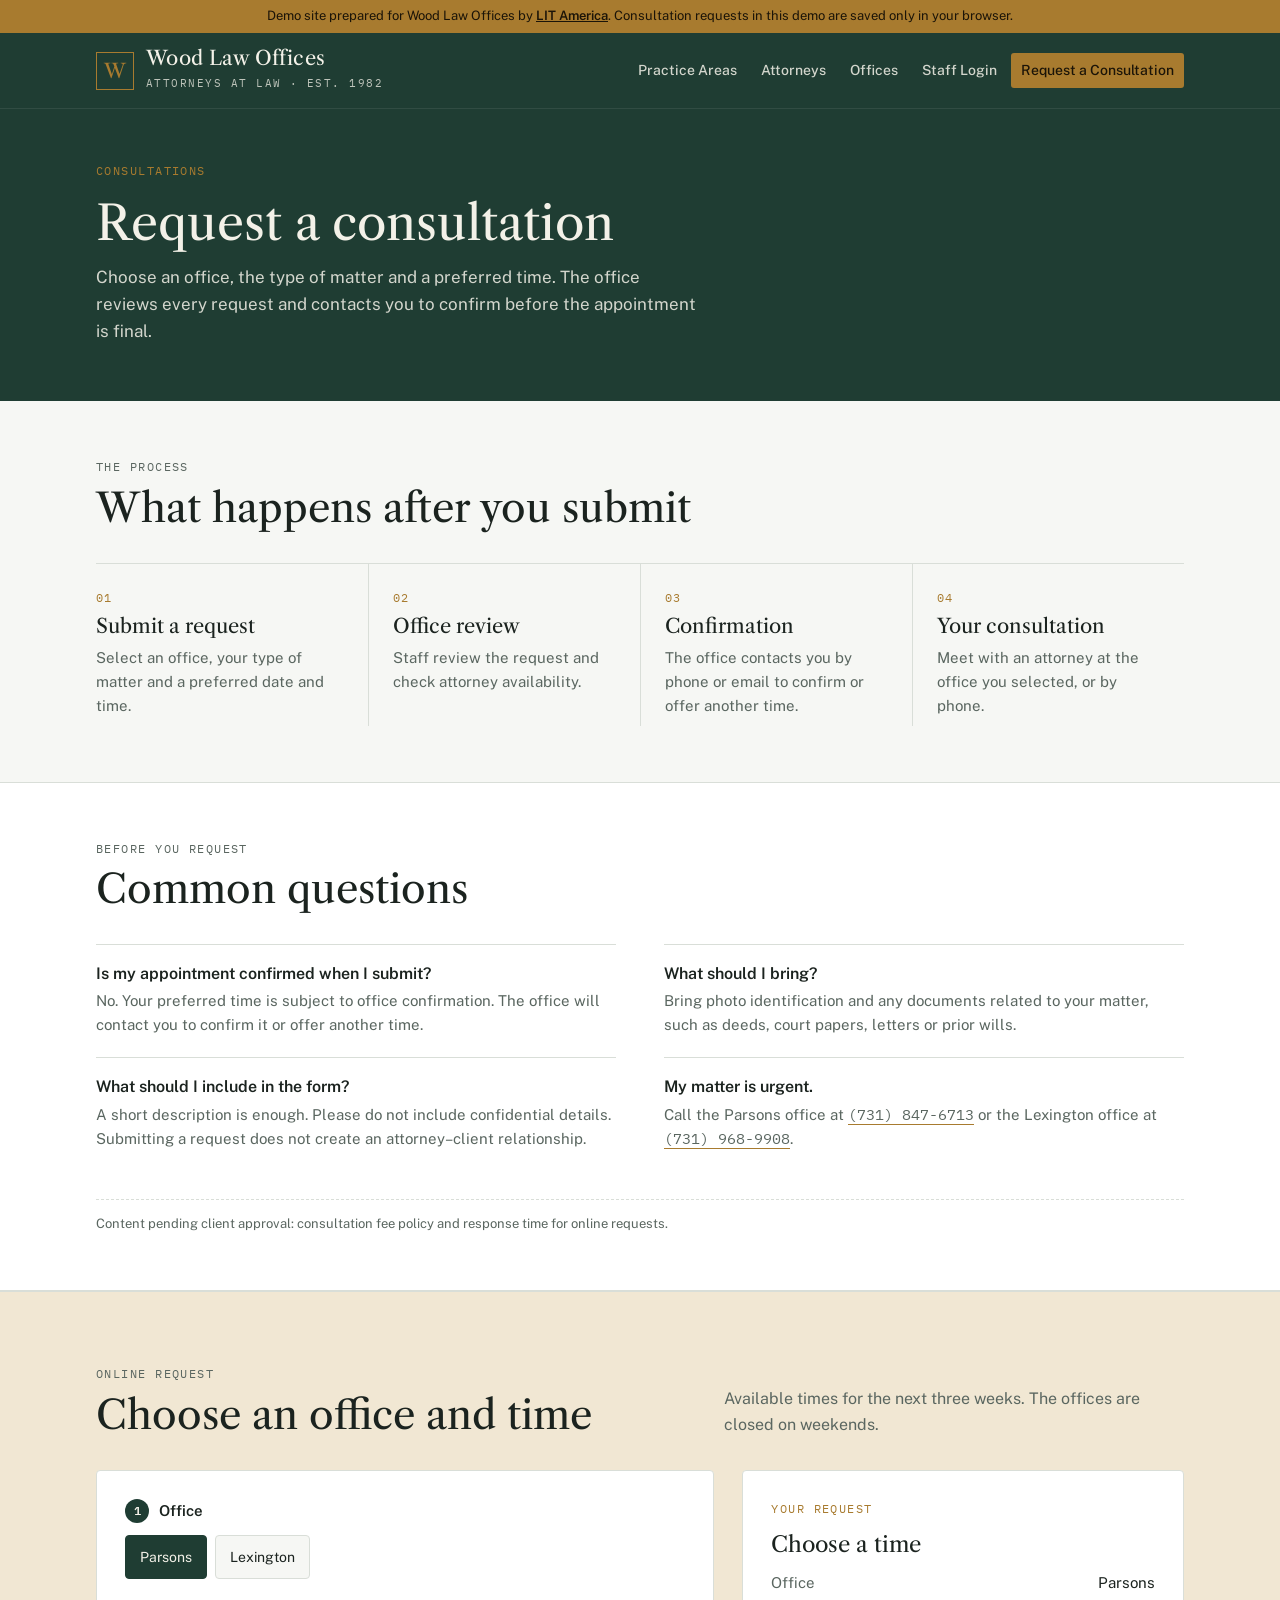
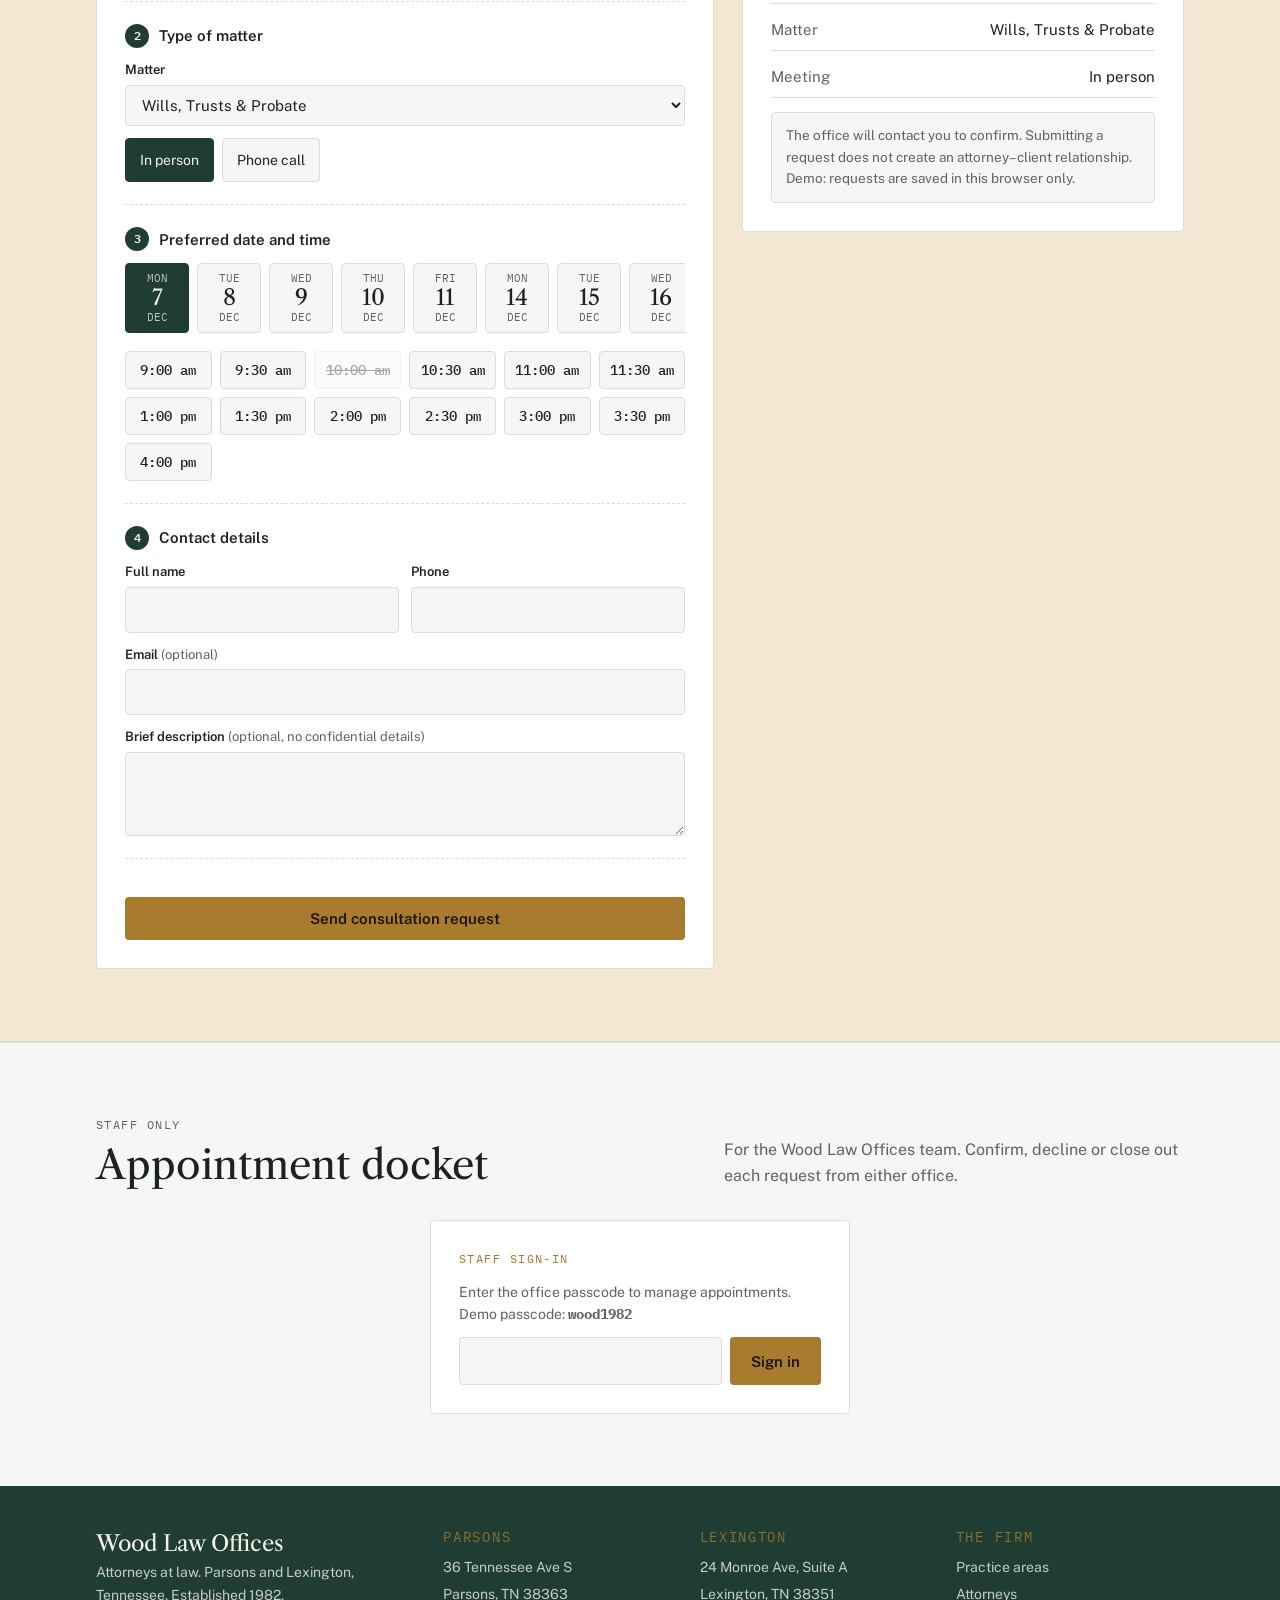
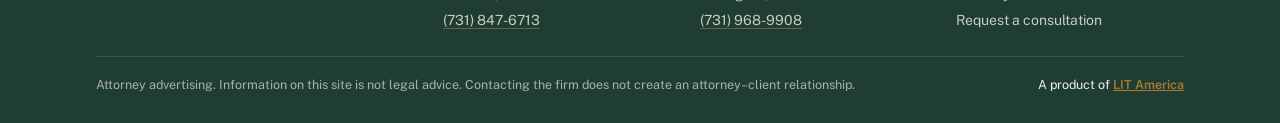
<file: consultation.html>
<!doctype html>
<html lang="en">
<head>
<meta charset="utf-8">
<meta name="viewport" content="width=device-width,initial-scale=1,viewport-fit=cover">
<meta name="description" content="Request a consultation with Wood Law Offices in Parsons or Lexington, Tennessee.">
<title>Request a Consultation · Wood Law Offices</title>
<link rel="preconnect" href="https://fonts.googleapis.com">
<link rel="stylesheet" href="https://fonts.googleapis.com/css2?family=Libre+Caslon+Text:ital,wght@0,400;0,700;1,400&family=Public+Sans:wght@400;500;600;700&family=IBM+Plex+Mono:wght@500&display=swap">
<link rel="stylesheet" href="styles.css">
</head>
<body>
<div class="demo-bar"><div class="wrap">Demo site prepared for Wood Law Offices by <a href="https://www.litamerica.net" target="_blank" rel="noopener">LIT America</a>. Consultation requests in this demo are saved only in your browser.</div></div>

<header class="mast">
  <div class="wrap">
    <a class="logo" href="index.html" aria-label="Wood Law Offices home">
      <span class="mark">W</span>
      <span><b>Wood Law Offices</b><small>Attorneys at Law · Est. 1982</small></span>
    </a>
    <nav class="main" aria-label="Main">
      <a href="index.html#practice">Practice Areas</a>
      <a href="attorneys.html">Attorneys</a>
      <a href="index.html#offices">Offices</a>
      <a href="consultation.html#staff">Staff Login</a>
      <a href="consultation.html" class="cta" aria-current="page">Request a Consultation</a>
    </nav>
  </div>
</header>

<main>
  <section class="page-head">
    <div class="wrap">
      <p class="eyebrow">Consultations</p>
      <h1>Request a consultation</h1>
      <p class="lede">Choose an office, the type of matter and a preferred time. The office reviews every request and contacts you to confirm before the appointment is final.</p>
    </div>
  </section>

  <section class="block tight" id="process">
    <div class="wrap">
      <div class="block-head">
        <div><p class="eyebrow">The Process</p><h2>What happens after you submit</h2></div>
      </div>
      <ol class="process">
        <li><h3>Submit a request</h3><p>Select an office, your type of matter and a preferred date and time.</p></li>
        <li><h3>Office review</h3><p>Staff review the request and check attorney availability.</p></li>
        <li><h3>Confirmation</h3><p>The office contacts you by phone or email to confirm or offer another time.</p></li>
        <li><h3>Your consultation</h3><p>Meet with an attorney at the office you selected, or by phone.</p></li>
      </ol>
    </div>
  </section>

  <section class="block tight alt">
    <div class="wrap">
      <div class="block-head">
        <div><p class="eyebrow">Before You Request</p><h2>Common questions</h2></div>
      </div>
      <div class="faq">
        <div><h3>Is my appointment confirmed when I submit?</h3><p>No. Your preferred time is subject to office confirmation. The office will contact you to confirm it or offer another time.</p></div>
        <div><h3>What should I bring?</h3><p>Bring photo identification and any documents related to your matter, such as deeds, court papers, letters or prior wills.</p></div>
        <div><h3>What should I include in the form?</h3><p>A short description is enough. Please do not include confidential details. Submitting a request does not create an attorney–client relationship.</p></div>
        <div><h3>My matter is urgent.</h3><p>Call the Parsons office at <a class="tel" href="tel:+17318476713">(731) 847-6713</a> or the Lexington office at <a class="tel" href="tel:+17319689908">(731) 968-9908</a>.</p></div>
      </div>
      <p class="pending-note">Content pending client approval: consultation fee policy and response time for online requests.</p>
    </div>
  </section>

  <section class="block book" id="book">
    <div class="wrap">
      <div class="block-head">
        <div><p class="eyebrow">Online Request</p><h2>Choose an office and time</h2></div>
        <p>Available times for the next three weeks. The offices are closed on weekends.</p>
      </div>
      <div class="desk">
        <form class="panel" id="bookForm" novalidate>
          <div class="step">
            <h3><i>1</i>Office</h3>
            <div class="seg" id="officeSeg">
              <label><input type="radio" name="office" id="off-par" value="Parsons" checked><span>Parsons</span></label>
              <label><input type="radio" name="office" id="off-lex" value="Lexington"><span>Lexington</span></label>
            </div>
          </div>
          <div class="step">
            <h3><i>2</i>Type of matter</h3>
            <div class="field">
              <label for="matter">Matter</label>
              <select id="matter">
                <option>Wills, Trusts &amp; Probate</option><option>Real Estate</option><option>Family Law</option>
                <option>Criminal Defense</option><option>Social Security Disability</option><option>Business &amp; Municipal</option><option>Other</option>
              </select>
            </div>
            <div class="seg">
              <label><input type="radio" name="mode" id="mode-in" value="In person" checked><span>In person</span></label>
              <label><input type="radio" name="mode" id="mode-ph" value="Phone call"><span>Phone call</span></label>
            </div>
          </div>
          <div class="step">
            <h3><i>3</i>Preferred date and time</h3>
            <div class="days" id="days" role="group" aria-label="Date"></div>
            <div class="times" id="times" role="group" aria-label="Time"></div>
          </div>
          <div class="step">
            <h3><i>4</i>Contact details</h3>
            <div class="grid2">
              <div class="field"><label for="fname">Full name</label><input id="fname" autocomplete="name" required></div>
              <div class="field"><label for="fphone">Phone</label><input id="fphone" type="tel" autocomplete="tel" required></div>
              <div class="field full"><label for="femail">Email <span>(optional)</span></label><input id="femail" type="email" autocomplete="email"></div>
              <div class="field full"><label for="fnotes">Brief description <span>(optional, no confidential details)</span></label><textarea id="fnotes"></textarea></div>
            </div>
          </div>
          <div class="notice" id="formMsg" hidden></div>
          <button class="btn btn-brass" id="submitBtn" type="submit" style="width:100%;margin-top:16px">Send consultation request</button>
        </form>

        <aside class="panel summary" aria-live="polite">
          <p class="eyebrow">Your request</p>
          <h3 id="sumTitle">Choose a time</h3>
          <div class="sumrow"><span>Office</span><span id="sumOffice">Parsons</span></div>
          <div class="sumrow"><span>Matter</span><span id="sumMatter">—</span></div>
          <div class="sumrow"><span>Meeting</span><span id="sumMode">In person</span></div>
          <p class="notice">The office will contact you to confirm. Submitting a request does not create an attorney–client relationship. Demo: requests are saved in this browser only.</p>
          <div id="myWrap" hidden>
            <p class="eyebrow" style="margin-top:6px">Your requests</p>
            <div class="myreq" id="myList"></div>
          </div>
        </aside>
      </div>
    </div>
  </section>

  <section class="block staff" id="staff">
    <div class="wrap">
      <div class="block-head">
        <div><p class="eyebrow">Staff only</p><h2>Appointment docket</h2></div>
        <p id="staffNote">For the Wood Law Offices team. Confirm, decline or close out each request from either office.</p>
      </div>
      <form class="panel gate" id="gate">
        <p class="eyebrow">Staff sign-in</p>
        <p style="color:var(--muted);font-size:14px">Enter the office passcode to manage appointments. Demo passcode: <b class="copyable">wood1982</b></p>
        <div class="row"><input id="pass" type="password" autocomplete="current-password" aria-label="Passcode"><button class="btn btn-brass" type="submit">Sign in</button></div>
        <p class="notice bad" id="gateMsg" hidden>That passcode isn't right. Check it and try again.</p>
      </form>
      <div id="docketWrap" hidden>
        <div class="filters" style="justify-content:flex-end"><button class="btn btn-sm btn-ghost" id="resetDemo" type="button">Reset demo data</button><button class="btn btn-sm btn-ghost" id="signOut" type="button">Sign out</button></div>
        <div class="kpis">
          <div class="kpi"><span>Awaiting review</span><b id="kPending">0</b></div>
          <div class="kpi"><span>Confirmed upcoming</span><b id="kConfirmed">0</b></div>
          <div class="kpi"><span>Parsons</span><b id="kPar">0</b></div>
          <div class="kpi"><span>Lexington</span><b id="kLex">0</b></div>
        </div>
        <div class="filters">
          <select id="fOffice" aria-label="Office filter"><option value="">Both offices</option><option>Parsons</option><option>Lexington</option></select>
          <select id="fStatus" aria-label="Status filter"><option value="">All statuses</option><option value="pending">Pending</option><option value="confirmed">Confirmed</option><option value="declined">Declined</option><option value="completed">Completed</option></select>
        </div>
        <div class="tablewrap">
          <table>
            <thead><tr><th>When</th><th>Office</th><th>Client</th><th>Matter</th><th>Status</th><th>Actions</th></tr></thead>
            <tbody id="docket"></tbody>
          </table>
        </div>
      </div>
    </div>
  </section>
</main>

<footer>
  <div class="wrap">
    <div class="fcols">
      <div><p style="font-family:var(--f-display);font-size:22px;opacity:1">Wood Law Offices</p><p>Attorneys at law. Parsons and Lexington, Tennessee. Established 1982.</p></div>
      <div><p class="eyebrow">Parsons</p><ul><li>36 Tennessee Ave S</li><li>Parsons, TN 38363</li><li><a class="tel" href="tel:+17318476713">(731) 847-6713</a></li></ul></div>
      <div><p class="eyebrow">Lexington</p><ul><li>24 Monroe Ave, Suite A</li><li>Lexington, TN 38351</li><li><a class="tel" href="tel:+17319689908">(731) 968-9908</a></li></ul></div>
      <div><p class="eyebrow">The Firm</p><ul><li><a href="index.html#practice">Practice areas</a></li><li><a href="attorneys.html">Attorneys</a></li><li><a href="consultation.html">Request a consultation</a></li></ul></div>
    </div>
    <div class="legal">
      <span>Attorney advertising. Information on this site is not legal advice. Contacting the firm does not create an attorney–client relationship.</span>
      <span>A product of <a href="https://www.litamerica.net" target="_blank" rel="noopener">LIT America</a></span>
    </div>
  </div>
</footer>
<script src="site.js"></script>
</body>
</html>
</file>
<file: styles.css>
/* Wood Law Offices — shared styles
   Layout: sticky masthead · photo hero · office strip · short sections · footer.
   Palette: deep green + brass, restrained. */
:root{
  --bg:#f6f7f4; --surface:#ffffff; --ink:#1b231f; --muted:#5a6660; --line:#d9ded8;
  --brand:#1f3d33; --brand-ink:#f3f1e8; --brass:#a87b2f; --brass-soft:#f1e7d3;
  --ok:#2f7a4f; --ok-soft:#e1f0e6; --warn:#a46a10; --warn-soft:#f7ecd6; --bad:#a23b32; --bad-soft:#f6e0dd;
  --f-display:"Libre Caslon Text", Georgia, "Times New Roman", serif;
  --f-body:"Public Sans", system-ui, -apple-system, "Segoe UI", sans-serif;
  --f-mono:"IBM Plex Mono", ui-monospace, Menlo, monospace;
}
@media (prefers-color-scheme: dark){:root:not([data-theme="light"]){
  --bg:#111714; --surface:#18201c; --ink:#e7ebe6; --muted:#9aa7a0; --line:#2c3732;
  --brand:#16302a; --brand-ink:#efeadb; --brass:#d3a656; --brass-soft:#2e2717;
  --ok:#6fc392; --ok-soft:#173225; --warn:#e2ac52; --warn-soft:#33270f; --bad:#e78a80; --bad-soft:#3a1d1a; color-scheme:dark}}
:root[data-theme="dark"]{
  --bg:#111714; --surface:#18201c; --ink:#e7ebe6; --muted:#9aa7a0; --line:#2c3732;
  --brand:#16302a; --brand-ink:#efeadb; --brass:#d3a656; --brass-soft:#2e2717;
  --ok:#6fc392; --ok-soft:#173225; --warn:#e2ac52; --warn-soft:#33270f; --bad:#e78a80; --bad-soft:#3a1d1a; color-scheme:dark}

*{box-sizing:border-box}
html{scroll-behavior:smooth;scroll-padding-top:90px}
body{margin:0;background:var(--bg);color:var(--ink);font-family:var(--f-body);font-size:16px;line-height:1.6;-webkit-text-size-adjust:100%}
body::before{content:"";position:fixed;inset:0 0 auto;height:env(safe-area-inset-top,0px);z-index:10;background:var(--brand)}
h1,h2,h3{font-family:var(--f-display);font-weight:400;line-height:1.15;text-wrap:balance;margin:0}
p{margin:0}
a{color:inherit}
img{max-width:100%}
[hidden]{display:none!important}
:focus-visible{outline:2px solid var(--brass);outline-offset:2px}
.wrap{max-width:1120px;margin:0 auto;padding-left:max(16px,env(safe-area-inset-left,0px));padding-right:max(16px,env(safe-area-inset-right,0px))}
.eyebrow{font-family:var(--f-mono);font-size:12px;letter-spacing:.12em;text-transform:uppercase;color:var(--brass)}
.btn{display:inline-flex;align-items:center;justify-content:center;gap:8px;font:600 15px var(--f-body);padding:12px 20px;border-radius:4px;border:1px solid transparent;cursor:pointer;text-decoration:none}
.btn-brass{background:var(--brass);color:#1b1408}
.btn-ghost{background:transparent;border-color:currentColor;color:inherit}
.btn-sm{padding:6px 12px;font-size:13px}
.btn:disabled{opacity:.5;cursor:not-allowed}
.textlink{font-weight:600;color:var(--brand);text-decoration:none;border-bottom:1px solid var(--brass)}
@media (prefers-color-scheme: dark){:root:not([data-theme="light"]) .textlink{color:var(--brass)}}
:root[data-theme="dark"] .textlink{color:var(--brass)}

/* demo label */
.demo-bar{background:var(--brass);color:#1b1408;font-size:13px;text-align:center;padding-block:6px}
.demo-bar a{font-weight:600}

/* masthead */
header.mast{position:sticky;top:env(safe-area-inset-top,0px);z-index:9;background:var(--brand);color:var(--brand-ink);border-bottom:1px solid rgba(255,255,255,.08)}
.mast .wrap{display:flex;align-items:center;justify-content:space-between;gap:16px;padding-block:14px;flex-wrap:wrap}
.logo{display:flex;align-items:center;gap:12px;text-decoration:none}
.logo .mark{width:38px;height:38px;border:1.5px solid var(--brass);display:grid;place-items:center;font-family:var(--f-display);font-size:20px;color:var(--brass)}
.logo b{font-family:var(--f-display);font-weight:400;font-size:20px;letter-spacing:.02em;display:block;line-height:1.1}
.logo small{font-family:var(--f-mono);font-size:10.5px;letter-spacing:.14em;text-transform:uppercase;opacity:.75}
nav.main{display:flex;gap:4px;flex-wrap:wrap}
nav.main a{text-decoration:none;font-size:14px;font-weight:500;padding:6px 10px;border-radius:3px;opacity:.85}
nav.main a:hover,nav.main a[aria-current="page"]{opacity:1;background:rgba(255,255,255,.08)}
nav.main a.cta{background:var(--brass);color:#1b1408;opacity:1}

/* hero */
.hero{background:var(--brand);color:var(--brand-ink)}
.hero .wrap{display:grid;grid-template-columns:1.1fr .9fr;gap:56px;padding-block:64px 72px;align-items:center}
.hero h1{font-size:clamp(34px,4.6vw,54px)}
.hero .since-line{margin-top:18px;font-family:var(--f-mono);font-size:13px;letter-spacing:.12em;text-transform:uppercase;color:var(--brass)}
.hero .lede{margin-top:18px;max-width:54ch;opacity:.85;font-size:17px}
.hero .actions{display:flex;gap:12px;margin-top:30px;flex-wrap:wrap}
.hero-photo{position:relative;margin:0;aspect-ratio:4/5;max-height:540px;width:100%;max-width:100%;justify-self:end;border:1px solid rgba(255,255,255,.14);border-radius:2px;overflow:hidden;
  background:repeating-linear-gradient(180deg,rgba(255,255,255,.035) 0 1px,transparent 1px 28px),rgba(0,0,0,.14)}
.hero-photo img{position:absolute;inset:0;width:100%;height:100%;object-fit:cover}
.hero-photo .seal{position:absolute;inset:18px;border:1px solid rgba(211,166,86,.45);display:grid;place-content:center;justify-items:center;gap:14px;text-align:center}
.hero-photo .seal b{width:96px;height:96px;border:1.5px solid var(--brass);display:grid;place-items:center;font-family:var(--f-display);font-weight:400;font-size:54px;color:var(--brass)}
.hero-photo .seal span{font-family:var(--f-mono);font-size:11px;letter-spacing:.16em;text-transform:uppercase;opacity:.7}
.hero-photo figcaption{position:absolute;left:0;right:0;bottom:0;padding:10px 14px;font-size:12.5px;background:linear-gradient(transparent,rgba(0,0,0,.55));color:#f3f1e8}

/* page header (inner pages) */
.page-head{background:var(--brand);color:var(--brand-ink)}
.page-head .wrap{padding-block:52px 56px;display:grid;gap:14px}
.page-head h1{font-size:clamp(32px,4.2vw,48px)}
.page-head p.lede{max-width:60ch;opacity:.85;font-size:17px}

/* office strip */
.strip{background:var(--surface);border-bottom:1px solid var(--line)}
.strip .wrap{display:grid;grid-template-columns:repeat(3,1fr)}
.strip .cell{padding-block:20px;padding-inline:0 20px;display:grid;gap:2px;font-size:15px}
.strip .cell + .cell{border-left:1px solid var(--line);padding-left:24px}
.strip .cell b{font-weight:600}
.strip .phone{font-family:var(--f-mono);color:var(--muted)}

section.block{padding-block:72px}
section.block.tight{padding-block:56px}
.alt{background:var(--surface);border-block:1px solid var(--line)}
.block-head{display:flex;justify-content:space-between;align-items:end;gap:24px;flex-wrap:wrap;margin-bottom:32px}
.block-head h2{font-size:clamp(28px,3.4vw,40px);margin-top:8px}
.block-head p{max-width:46ch;color:var(--muted)}

/* intro */
.intro{display:grid;grid-template-columns:1fr 1.2fr;gap:56px;align-items:start}
.intro h2{font-size:clamp(28px,3.4vw,40px);margin-top:8px}
.intro .copy{display:grid;gap:16px;color:var(--muted);font-size:17px;max-width:62ch}
.facts{display:flex;gap:32px;flex-wrap:wrap;margin-top:8px}
.facts div{border-top:2px solid var(--brass);padding-top:10px;min-width:120px}
.facts b{display:block;font-family:var(--f-display);font-weight:400;font-size:26px;color:var(--ink)}
.facts span{font-size:13px;color:var(--muted)}

/* practice */
.practice{display:grid;grid-template-columns:repeat(3,1fr);border-top:1px solid var(--line);border-left:1px solid var(--line)}
.practice .pcard{display:grid;grid-template-rows:auto 1fr auto;gap:6px;padding:24px 24px 22px;border-right:1px solid var(--line);border-bottom:1px solid var(--line);background:var(--surface);text-decoration:none;transition:background .15s}
.practice .pcard:hover{background:var(--brass-soft)}
.practice .more{margin-top:10px;font-size:14px;font-weight:600;color:var(--brass)}
.practice .pcard:hover .more{text-decoration:underline}
.practice h3{font-size:20px}
.practice p{color:var(--muted);font-size:15px}

/* attorney preview (home) */
.apreview{display:grid;grid-template-columns:1fr 1fr;gap:20px}
.acard{display:grid;grid-template-columns:120px minmax(0,1fr);gap:20px;align-items:center;background:var(--bg);border:1px solid var(--line);border-radius:4px;padding:16px;text-decoration:none}
.acard:hover{border-color:var(--brass)}
.acard b{display:block;font-family:var(--f-display);font-weight:400;font-size:22px}
.acard span{display:block;color:var(--muted);font-size:14px}
.acard em{display:block;margin-top:10px;font-style:normal;font-size:14px;font-weight:600;color:var(--brass)}

/* portrait (shared) */
.portrait{position:relative;aspect-ratio:4/5;width:100%;max-width:100%;border-radius:3px;overflow:hidden;background:var(--brand);color:var(--brass);display:grid;place-items:center;font-family:var(--f-display);font-size:34px}
.portrait img{position:absolute;inset:0;width:100%;height:100%;object-fit:cover}

/* attorney profiles */
.profile{display:grid;grid-template-columns:280px minmax(0,1fr);gap:48px;padding-block:48px;border-bottom:1px solid var(--line)}
.profile:first-child{padding-top:8px}
.profile:last-child{border-bottom:0}
.profile .portrait{font-size:64px}
.profile h2{font-size:clamp(28px,3.2vw,36px)}
.profile .title{color:var(--muted);margin-top:6px}
.profile .bio{display:grid;gap:14px;margin-top:20px;max-width:64ch}
.profile dl{margin:24px 0 0;display:grid;grid-template-columns:auto 1fr;gap:10px 24px;max-width:64ch}
.profile dt{font-family:var(--f-mono);font-size:11px;letter-spacing:.1em;text-transform:uppercase;color:var(--muted);padding-top:4px}
.profile dd{margin:0}


/* offices */
.offices{display:grid;grid-template-columns:1fr 1fr;gap:24px}
.office{background:var(--surface);border:1px solid var(--line);border-radius:4px;overflow:hidden}
.office .top{background:var(--brand);color:var(--brand-ink);padding:22px 24px}
.office .top h3{font-size:26px}
.office dl{margin:0;padding:8px 24px 20px;display:grid;grid-template-columns:auto 1fr;gap:10px 20px}
.office dt{font-family:var(--f-mono);font-size:11px;letter-spacing:.1em;text-transform:uppercase;color:var(--muted);padding-top:4px}
.office dd{margin:0}
.office .mapline{padding:0 24px 22px}
.copyable{font-family:var(--f-mono);user-select:all}
a.tel{font-family:var(--f-mono);text-decoration:none;border-bottom:1px solid var(--brass);white-space:nowrap}
a.tel:hover{color:var(--brass)}
footer a.tel{font-family:inherit;border-bottom-color:rgba(211,166,86,.5)}
.pending-note{margin-top:28px;padding-top:14px;border-top:1px dashed var(--line);font-size:13px;color:var(--muted)}

/* consultation call-to-action band */
.cta-band{background:var(--brass-soft);border-block:1px solid var(--line)}
.cta-band .wrap{display:grid;grid-template-columns:1.2fr 1fr;gap:40px;align-items:center;padding-block:56px}
.cta-band h2{font-size:clamp(28px,3.4vw,38px);margin-top:8px}
.cta-band p{color:var(--muted);margin-top:12px;max-width:52ch}
.cta-band .actions{display:flex;gap:12px;flex-wrap:wrap;justify-content:flex-end}
.cta-band .btn-ghost{color:var(--ink)}

/* process */
.process{display:grid;grid-template-columns:repeat(4,1fr);gap:0;counter-reset:step;border-top:1px solid var(--line)}
.process li{list-style:none;padding:24px 24px 8px 0;display:grid;gap:8px;align-content:start}
.process li + li{padding-left:24px;border-left:1px solid var(--line)}
.process li::before{counter-increment:step;content:counter(step,decimal-leading-zero);font-family:var(--f-mono);font-size:12px;color:var(--brass);letter-spacing:.1em}
.process h3{font-size:20px}
.process p{color:var(--muted);font-size:15px}
ol.process{margin:0;padding:0}

/* faq */
.faq{display:grid;grid-template-columns:1fr 1fr;gap:0 48px}
.faq div{padding-block:20px;border-top:1px solid var(--line)}
.faq h3{font-family:var(--f-body);font-weight:600;font-size:16px;margin-bottom:6px}
.faq p{color:var(--muted);font-size:15px}

/* booking */
.book{background:var(--brass-soft);border-block:1px solid var(--line)}
.desk{display:grid;grid-template-columns:1.4fr 1fr;gap:28px;align-items:start}
.panel{background:var(--surface);border:1px solid var(--line);border-radius:4px;padding:28px}
.step{display:grid;gap:12px;padding-bottom:22px;margin-bottom:22px;border-bottom:1px dashed var(--line)}
.step:last-of-type{border-bottom:0;margin-bottom:0}
.step h3{font-family:var(--f-body);font-weight:600;font-size:15px;display:flex;gap:10px;align-items:center}
.step h3 i{font-style:normal;font-family:var(--f-mono);font-size:12px;width:24px;height:24px;border-radius:50%;background:var(--brand);color:var(--brand-ink);display:grid;place-items:center}
.seg{display:flex;gap:8px;flex-wrap:wrap}
.seg label{position:relative}
.seg input{position:absolute;opacity:0;pointer-events:none}
.seg span{display:block;padding:10px 14px;border:1px solid var(--line);border-radius:4px;cursor:pointer;font-size:14px;background:var(--bg)}
.seg input:checked+span{border-color:var(--brand);background:var(--brand);color:var(--brand-ink)}
.seg input:focus-visible+span{outline:2px solid var(--brass);outline-offset:2px}
.days{display:flex;gap:8px;overflow-x:auto;padding-bottom:6px}
.days button{flex:0 0 auto;width:64px;padding:8px 0;border:1px solid var(--line);background:var(--bg);color:var(--ink);border-radius:4px;cursor:pointer;font:inherit;text-align:center;line-height:1.2}
.days button small{display:block;font-family:var(--f-mono);font-size:10.5px;color:var(--muted);text-transform:uppercase}
.days button b{font-family:var(--f-display);font-weight:400;font-size:22px}
.days button[aria-pressed="true"]{background:var(--brand);color:var(--brand-ink);border-color:var(--brand)}
.days button[aria-pressed="true"] small{color:var(--brand-ink);opacity:.75}
.times{display:grid;grid-template-columns:repeat(auto-fill,minmax(84px,1fr));gap:8px}
.times button{padding:9px 0;border:1px solid var(--line);background:var(--bg);color:var(--ink);border-radius:4px;cursor:pointer;font:500 14px var(--f-mono)}
.times button[aria-pressed="true"]{background:var(--brass);border-color:var(--brass);color:#1b1408}
.times button:disabled{text-decoration:line-through;opacity:.4;cursor:not-allowed}
.grid2{display:grid;grid-template-columns:1fr 1fr;gap:12px}
.field{display:grid;gap:4px}
.field label{font-size:13px;font-weight:600}
.field label span{font-weight:400;color:var(--muted)}
.field input,.field select,.field textarea{font:inherit;font-size:15px;padding:10px 12px;border:1px solid var(--line);border-radius:4px;background:var(--bg);color:var(--ink);width:100%}
.field textarea{min-height:84px;resize:vertical}
.full{grid-column:1/-1}
.summary{display:grid;gap:14px}
.summary h3{font-size:22px}
.sumrow{display:flex;justify-content:space-between;gap:12px;border-bottom:1px solid var(--line);padding-bottom:8px;font-size:15px}
.sumrow span:first-child{color:var(--muted)}
.notice{font-size:13.5px;padding:12px 14px;border-radius:4px;background:var(--bg);border:1px solid var(--line);color:var(--muted)}
.notice.ok{background:var(--ok-soft);border-color:transparent;color:var(--ok)}
.notice.bad{background:var(--bad-soft);border-color:transparent;color:var(--bad)}
.myreq{display:grid;gap:8px;margin-top:6px}
.myreq .item{display:flex;justify-content:space-between;gap:10px;font-size:14px;padding:10px 12px;background:var(--bg);border:1px solid var(--line);border-radius:4px;flex-wrap:wrap}

.pill{display:inline-block;font:600 11px var(--f-mono);letter-spacing:.06em;text-transform:uppercase;padding:3px 8px;border-radius:999px}
.pill.pending{background:var(--warn-soft);color:var(--warn)}
.pill.confirmed{background:var(--ok-soft);color:var(--ok)}
.pill.declined{background:var(--bad-soft);color:var(--bad)}
.pill.completed{background:var(--line);color:var(--muted)}

/* staff docket */
.staff{border-top:1px solid var(--line)}
.gate{max-width:420px;margin:0 auto;display:grid;grid-template-columns:minmax(0,1fr);gap:12px}
.gate .row{display:flex;gap:8px}
.gate input{flex:1;min-width:0;font:inherit;padding:10px 12px;border:1px solid var(--line);border-radius:4px;background:var(--bg);color:var(--ink)}
.kpis{display:grid;grid-template-columns:repeat(4,1fr);gap:12px;margin-bottom:20px}
.kpi{background:var(--surface);border:1px solid var(--line);border-radius:4px;padding:14px 16px}
.kpi span{font-size:13px;color:var(--muted)}
.kpi b{display:block;font-family:var(--f-display);font-weight:400;font-size:30px;font-variant-numeric:tabular-nums}
.filters{display:flex;gap:10px;flex-wrap:wrap;margin-bottom:14px}
.filters select{font:inherit;font-size:14px;padding:8px 10px;border:1px solid var(--line);border-radius:4px;background:var(--surface);color:var(--ink)}
.tablewrap{overflow-x:auto;background:var(--surface);border:1px solid var(--line);border-radius:4px}
table{border-collapse:collapse;width:100%;min-width:860px;font-size:14px}
th{font:600 11px var(--f-mono);letter-spacing:.08em;text-transform:uppercase;color:var(--muted);text-align:left;padding:12px 14px;border-bottom:1px solid var(--line);background:var(--bg)}
td{padding:12px 14px;border-bottom:1px solid var(--line);vertical-align:top}
tr:last-child td{border-bottom:0}
td .sub{color:var(--muted);font-size:13px}
td.when{font-variant-numeric:tabular-nums;white-space:nowrap}
.acts{display:flex;gap:6px;flex-wrap:wrap}
.acts .ok{background:var(--ok);color:var(--surface);border:0}
.acts .no{background:transparent;color:var(--bad);border:1px solid var(--bad)}
.acts .done{background:transparent;color:var(--muted);border:1px solid var(--line)}
.empty{padding:36px;text-align:center;color:var(--muted)}

/* footer */
footer{background:var(--brand);color:var(--brand-ink)}
footer .wrap{padding-block:40px 28px;display:grid;gap:24px}
.fcols{display:grid;grid-template-columns:1.4fr 1fr 1fr 1fr;gap:28px}
.fcols p,.fcols li{font-size:14px;opacity:.8}
.fcols ul{list-style:none;margin:8px 0 0;padding:0;display:grid;gap:4px}
.fcols a{text-decoration:none}
.fcols a:hover{text-decoration:underline}
.legal{font-size:12.5px;border-top:1px solid rgba(255,255,255,.12);padding-top:18px;display:flex;justify-content:space-between;gap:16px;flex-wrap:wrap}
.legal span:first-child{opacity:.65}
.legal a{color:var(--brass);font-weight:600}

@media (max-width:880px){
  .hero .wrap,.intro,.desk,.offices,.cta-band .wrap,.apreview,.faq{grid-template-columns:1fr}
  .hero .wrap{gap:36px}
  .hero-photo{justify-self:stretch;aspect-ratio:16/10}
  .practice{grid-template-columns:1fr 1fr}
  .process{grid-template-columns:1fr 1fr}
  .process li:nth-child(3){padding-left:0;border-left:0}
  .kpis{grid-template-columns:1fr 1fr}
  .fcols{grid-template-columns:1fr 1fr}
  .cta-band .actions{justify-content:flex-start}
  .profile{grid-template-columns:200px minmax(0,1fr);gap:28px}
}
@media (max-width:560px){
  .practice,.grid2,.process{grid-template-columns:1fr}
  .process li + li{padding-left:0;border-left:0;border-top:1px solid var(--line)}
  .strip .wrap{grid-template-columns:1fr}
  .strip .cell + .cell{border-left:0;padding-left:0;border-top:1px solid var(--line)}
  .hero .wrap{padding-block:40px 48px}
  section.block{padding-block:52px}
  .panel{padding:20px}
  .acard{grid-template-columns:88px minmax(0,1fr);gap:14px}
  .profile{grid-template-columns:1fr}
  .profile .portrait{max-width:240px}
  .fcols{grid-template-columns:1fr}
}
@media (prefers-reduced-motion:reduce){html{scroll-behavior:auto}}
</file>
